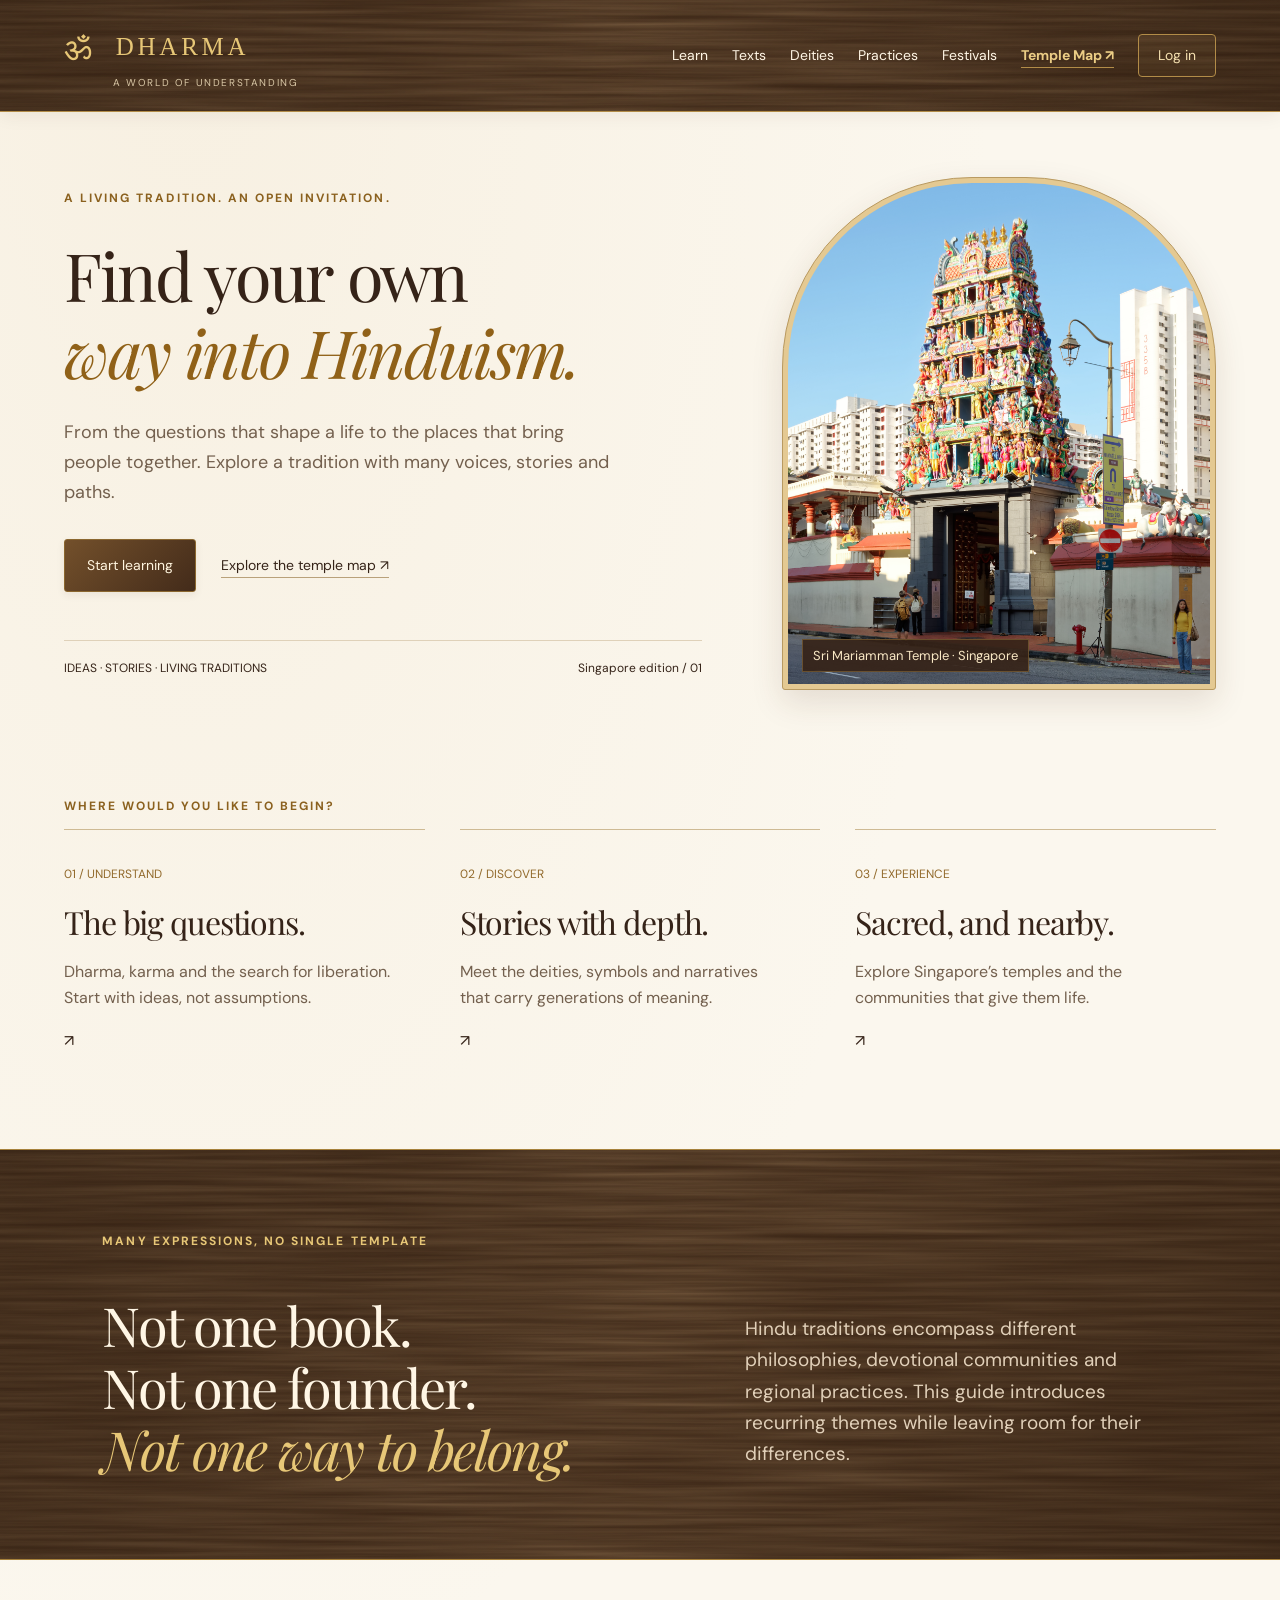
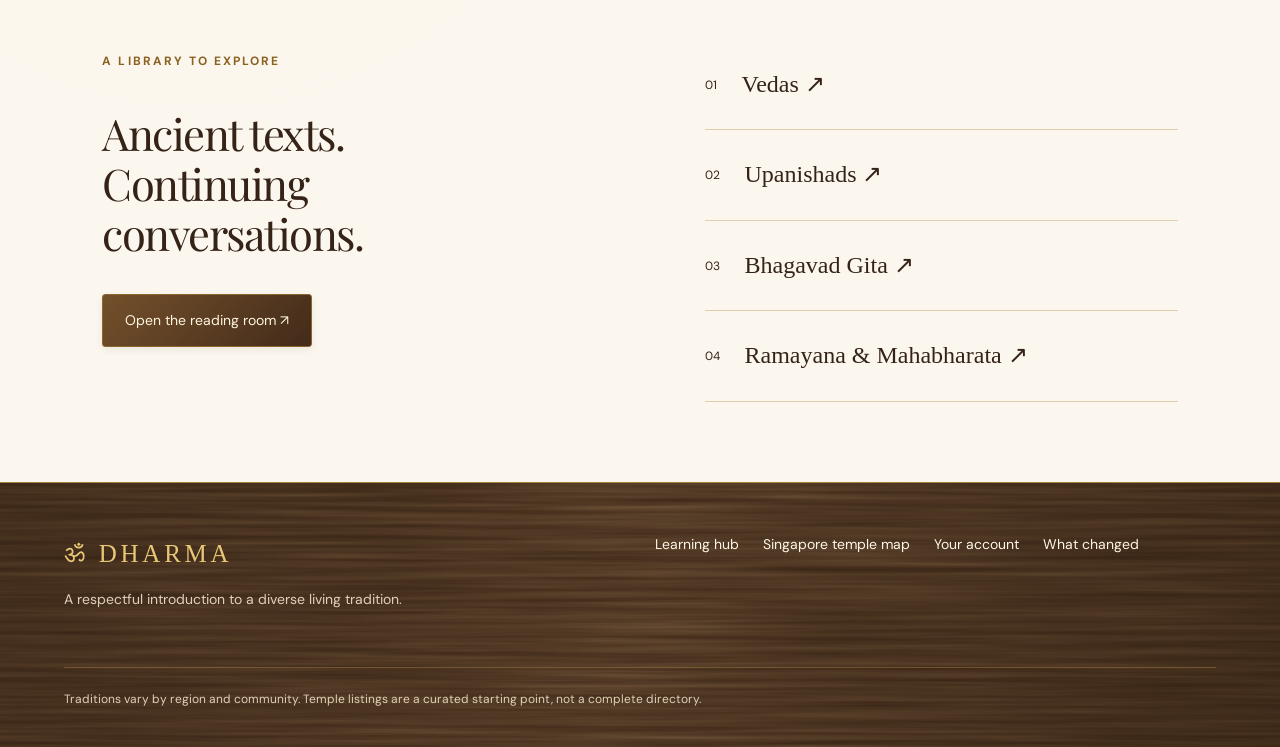
<file: index.html>
<!doctype html><html lang="en"><head><meta charset="utf-8"><meta name="viewport" content="width=device-width,initial-scale=1"><meta name="description" content="Explore Hindu philosophy, sacred texts, traditions and Singapore's temples."><title>Dharma — Explore Hinduism</title><link rel="stylesheet" href="assets/site.css"><link rel="stylesheet" href="assets/static.css"></head><body><div id="site-header"></div><main id="content"><section class="home-hero"><div><p class="kicker">A living tradition. An open invitation.</p><h1>Find your own<br><em>way into Hinduism.</em></h1><p class="intro">From the questions that shape a life to the places that bring people together. Explore a tradition with many voices, stories and paths.</p><div class="actions"><a class="button" href="learn.html">Start learning</a><a class="quiet" href="temples.html">Explore the temple map ↗</a></div><div class="hero-foot"><span>IDEAS · STORIES · LIVING TRADITIONS</span><span>Singapore edition / 01</span></div></div><figure><img src="assets/temple.jpg" alt="Ornate gopuram of Sri Mariamman Temple, Singapore"><figcaption>Sri Mariamman Temple · Singapore</figcaption></figure></section><section class="home-paths"><p class="kicker">Where would you like to begin?</p><div class="three"><a href="learn.html"><span>01 / UNDERSTAND</span><h2>The big questions.</h2><p>Dharma, karma and the search for liberation. Start with ideas, not assumptions.</p>↗</a><a href="deities.html"><span>02 / DISCOVER</span><h2>Stories with depth.</h2><p>Meet the deities, symbols and narratives that carry generations of meaning.</p>↗</a><a href="temples.html"><span>03 / EXPERIENCE</span><h2>Sacred, and nearby.</h2><p>Explore Singapore’s temples and the communities that give them life.</p>↗</a></div></section><section class="statement"><p class="kicker">Many expressions, no single template</p><h2>Not one book.<br>Not one founder.<br><em>Not one way to belong.</em></h2><p>Hindu traditions encompass different philosophies, devotional communities and regional practices. This guide introduces recurring themes while leaving room for their differences.</p></section><section class="home-bottom"><div><p class="kicker">A library to explore</p><h2>Ancient texts.<br>Continuing conversations.</h2><a class="button" href="texts.html">Open the reading room ↗</a></div><div class="book-links"><a href="texts.html"><span>01</span>Vedas ↗</a><a href="texts.html"><span>02</span>Upanishads ↗</a><a href="texts.html"><span>03</span>Bhagavad Gita ↗</a><a href="texts.html"><span>04</span>Ramayana &amp; Mahabharata ↗</a></div></section></main><div id="site-footer"></div><script src="assets/app.js"></script></body></html>
</file>
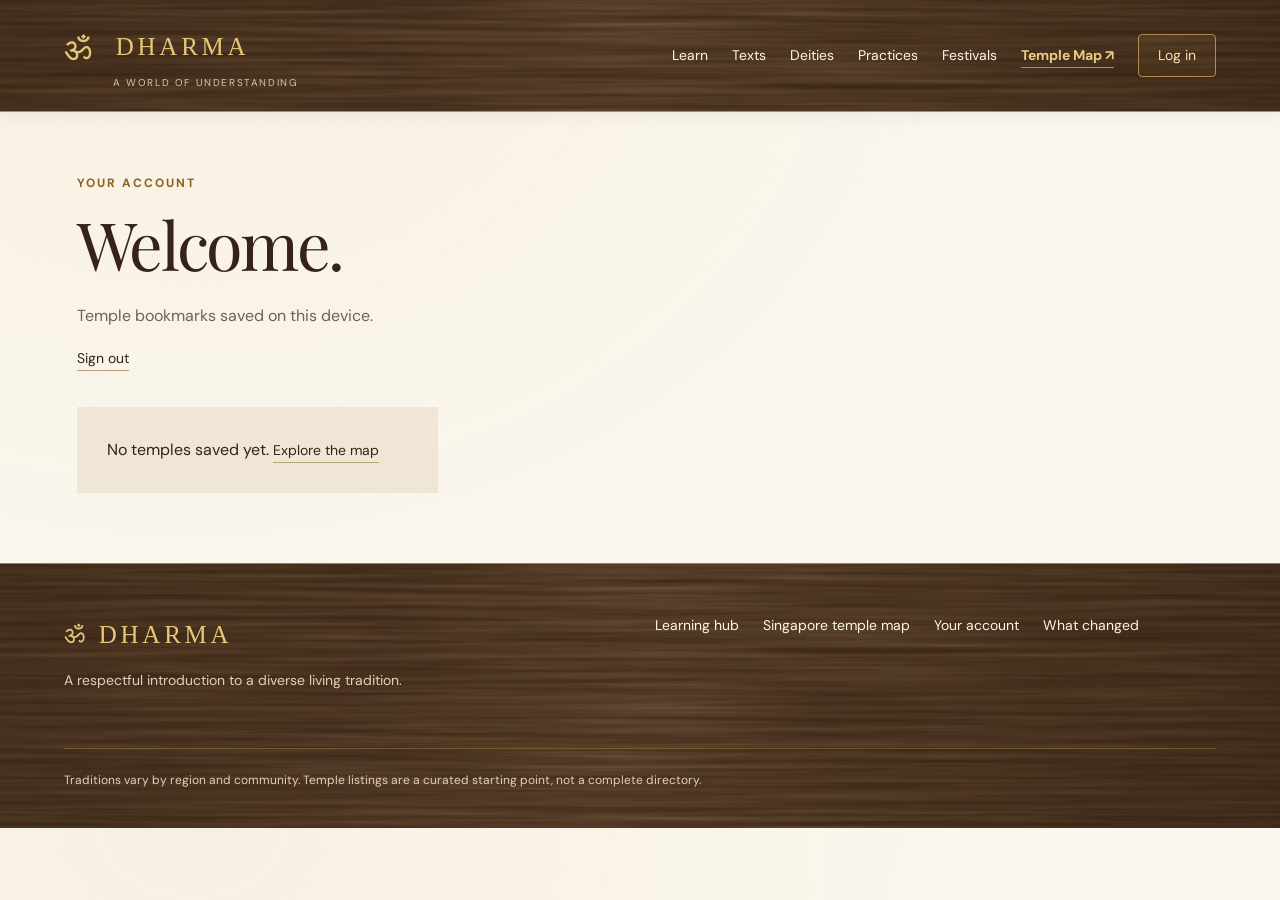
<file: account.html>
<!doctype html><html lang="en"><head><meta charset="utf-8"><meta name="viewport" content="width=device-width,initial-scale=1"><title>Your Account | Dharma</title><link rel="stylesheet" href="assets/site.css"><link rel="stylesheet" href="assets/static.css"></head><body><div id="site-header"></div><main id="content"><header class="page-title"><p class="kicker">Your account</p><h1 id="welcome">Welcome.</h1><p>Temple bookmarks saved on this device.</p><a class="quiet" href="login.html" id="signout">Sign out</a></header><section class="learn-grid" id="saved-temples"></section></main><div id="site-footer"></div><script src="assets/app.js"></script><script src="assets/temple-data.js"></script><script src="assets/account.js"></script></body></html>
</file>
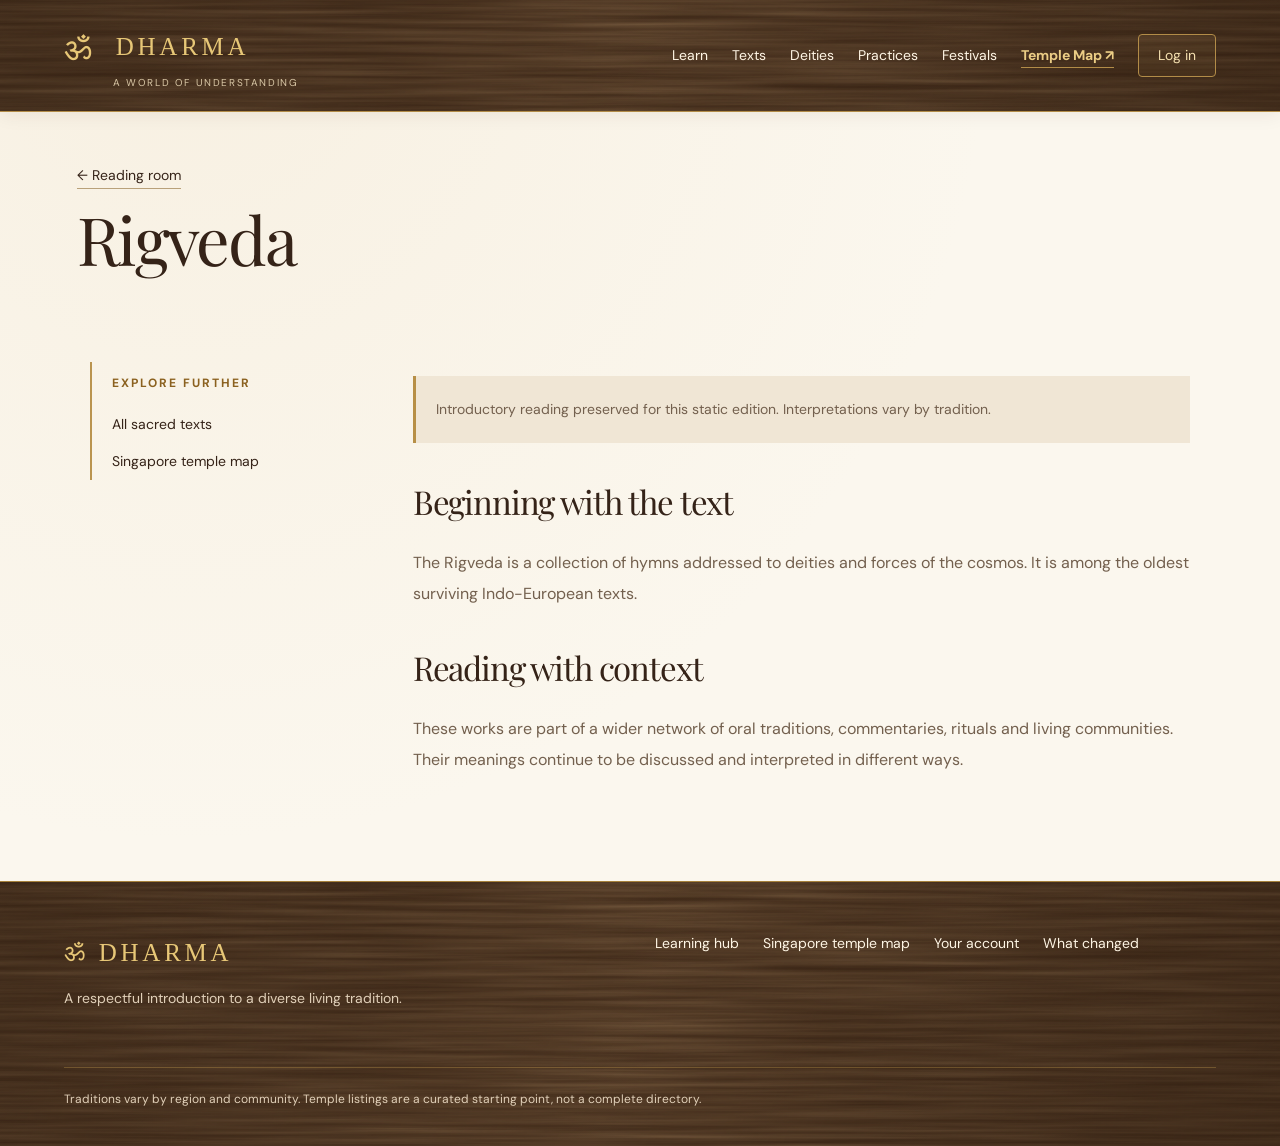
<file: article.html>
<!doctype html><html lang="en"><head><meta charset="utf-8"><meta name="viewport" content="width=device-width,initial-scale=1"><title>Reading | Dharma</title><link rel="stylesheet" href="assets/site.css"><link rel="stylesheet" href="assets/static.css"></head><body><div id="site-header"></div><main id="content"><header class="page-title"><a href="texts.html" class="quiet">← Reading room</a><h1 id="article-title">Reading</h1></header><div class="reading-layout"><aside><p class="kicker">Explore further</p><a href="texts.html">All sacred texts</a><a href="temples.html">Singapore temple map</a></aside><article id="article-body"></article></div></main><div id="site-footer"></div><script src="assets/app.js"></script><script src="assets/article.js"></script></body></html>
</file>
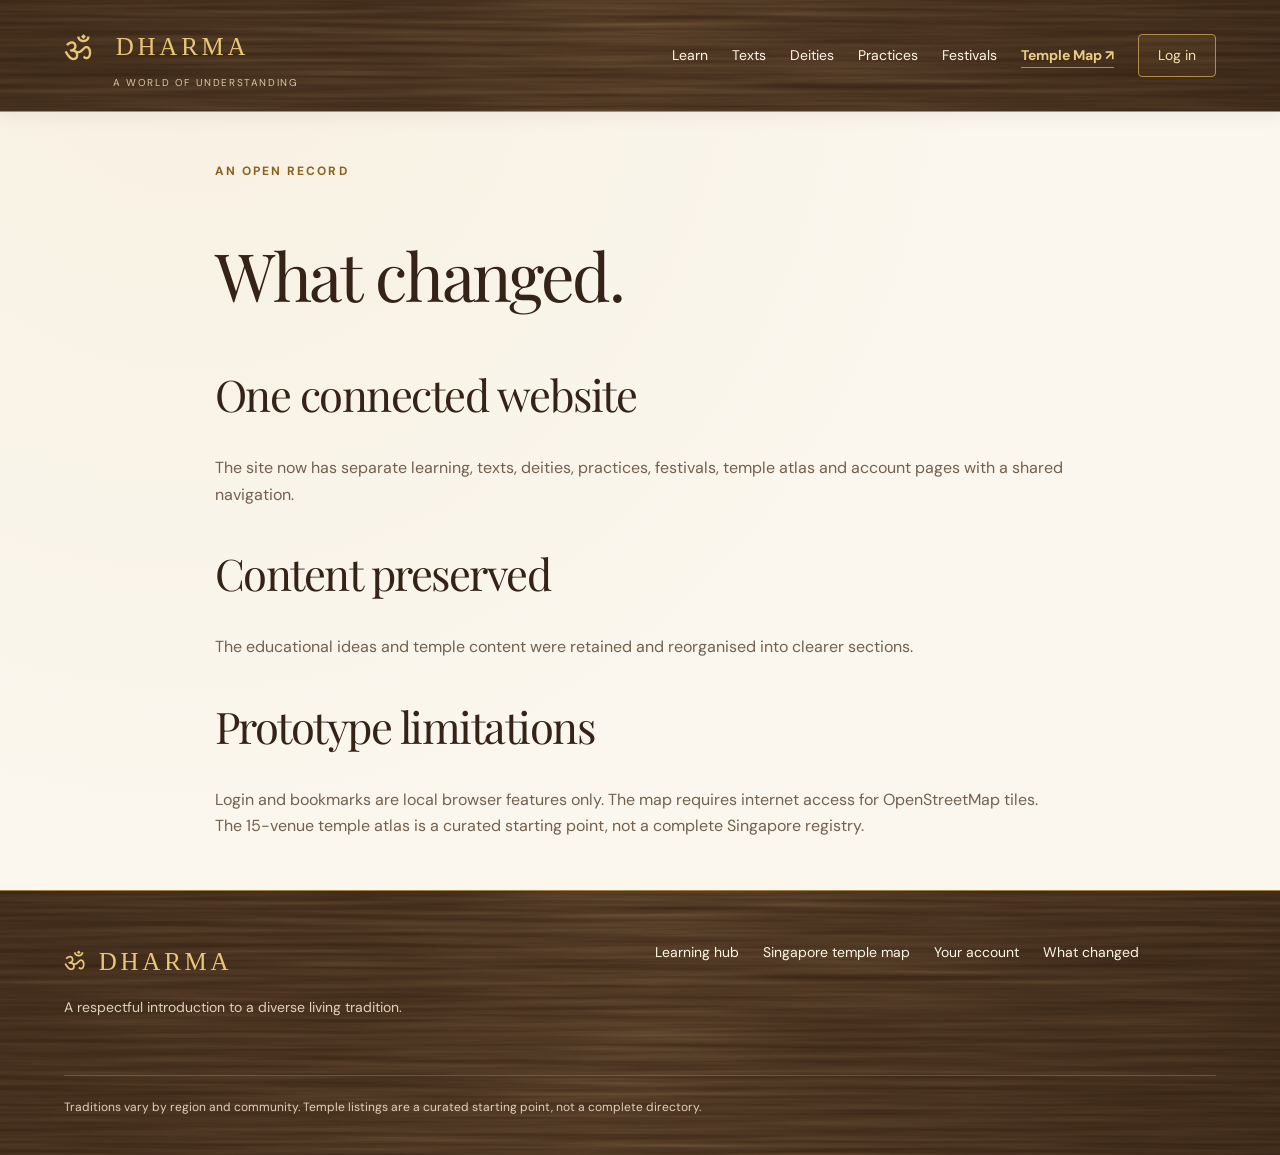
<file: changes.html>
<!doctype html><html lang="en"><head><meta charset="utf-8"><meta name="viewport" content="width=device-width,initial-scale=1"><title>What Changed | Dharma</title><link rel="stylesheet" href="assets/site.css"><link rel="stylesheet" href="assets/static.css"></head><body><div id="site-header"></div><main id="content"><article class="change-page"><p class="kicker">An open record</p><h1>What changed.</h1><h2>One connected website</h2><p>The site now has separate learning, texts, deities, practices, festivals, temple atlas and account pages with a shared navigation.</p><h2>Content preserved</h2><p>The educational ideas and temple content were retained and reorganised into clearer sections.</p><h2>Prototype limitations</h2><p>Login and bookmarks are local browser features only. The map requires internet access for OpenStreetMap tiles. The 15-venue temple atlas is a curated starting point, not a complete Singapore registry.</p></article></main><div id="site-footer"></div><script src="assets/app.js"></script></body></html>
</file>
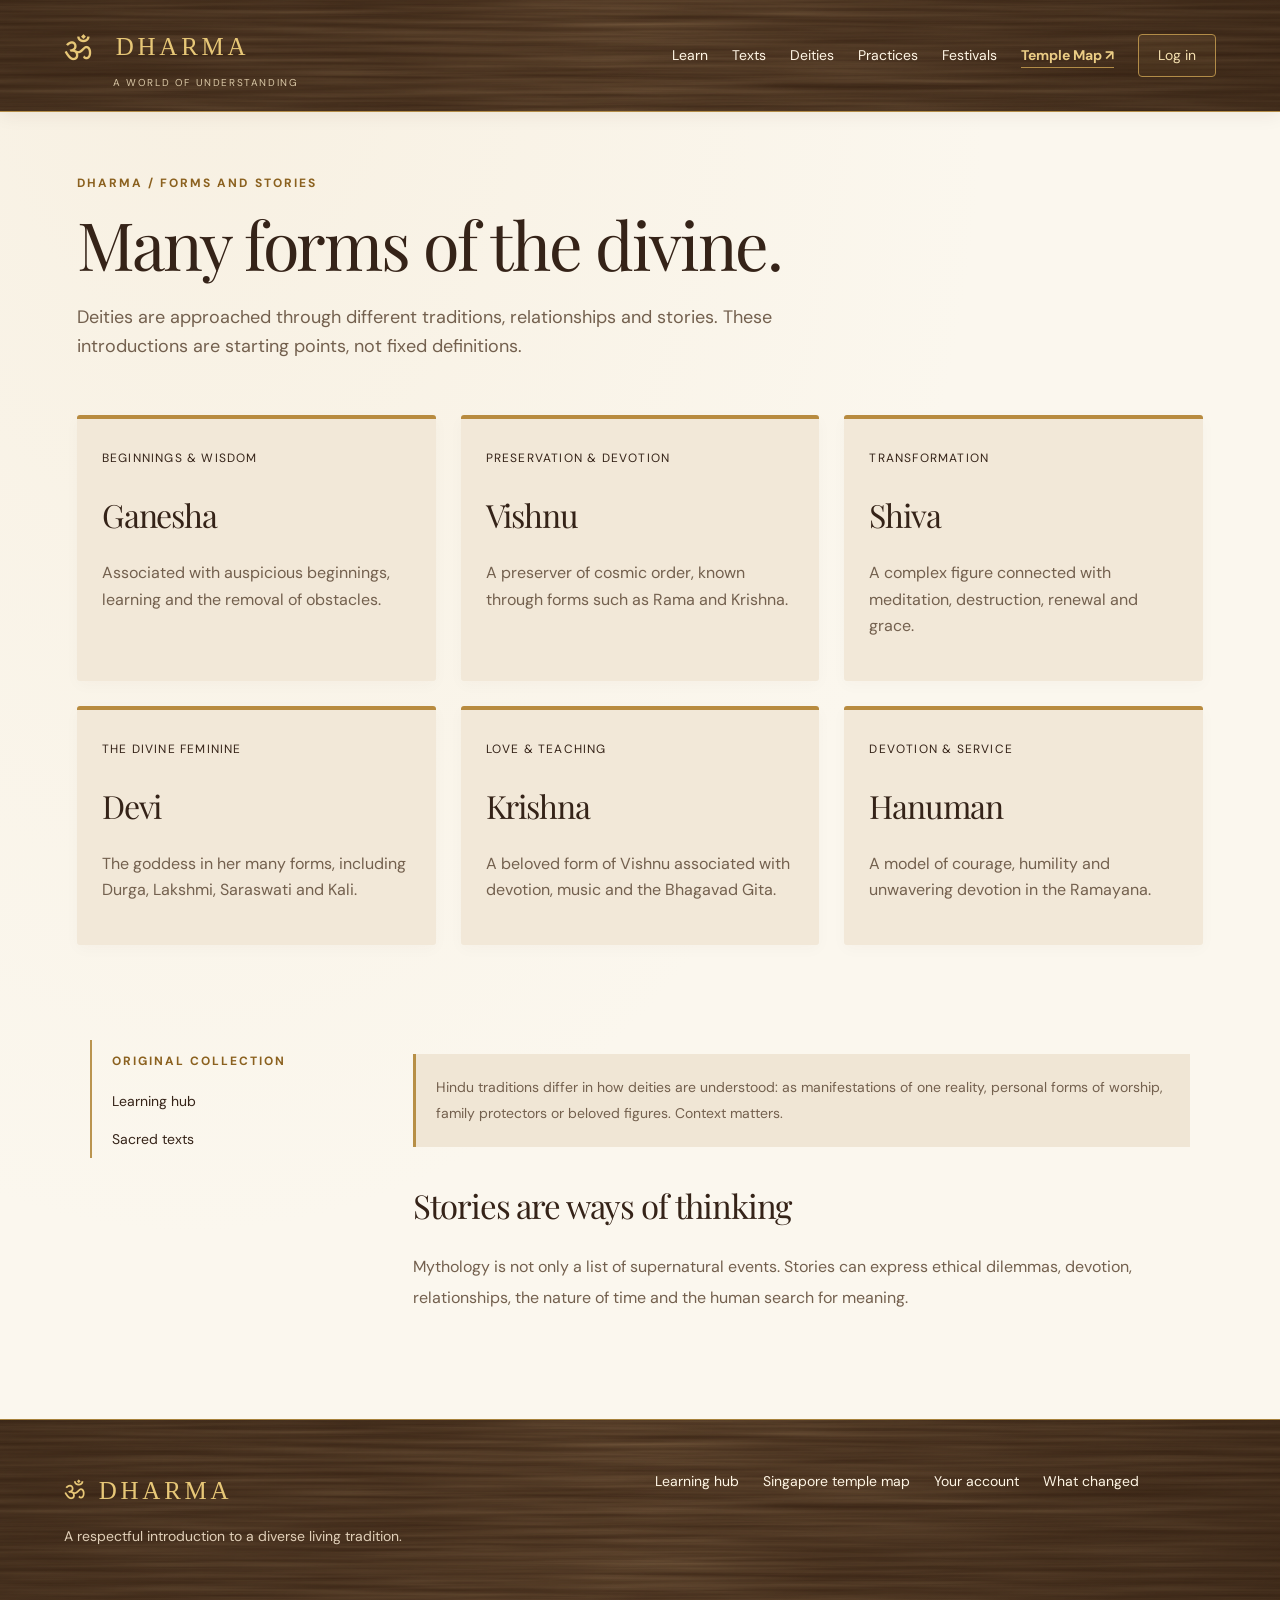
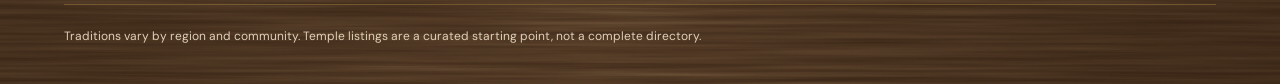
<file: deities.html>
<!doctype html><html lang="en"><head><meta charset="utf-8"><meta name="viewport" content="width=device-width,initial-scale=1"><title>Deities | Dharma</title><link rel="stylesheet" href="assets/site.css"><link rel="stylesheet" href="assets/static.css"></head><body><div id="site-header"></div><main id="content"><header class="page-title"><p class="kicker">Dharma / forms and stories</p><h1>Many forms of the divine.</h1><p>Deities are approached through different traditions, relationships and stories. These introductions are starting points, not fixed definitions.</p></header><div class="deity-grid"><article class="deity-card"><span>BEGINNINGS &amp; WISDOM</span><h2>Ganesha</h2><p>Associated with auspicious beginnings, learning and the removal of obstacles.</p></article><article class="deity-card"><span>PRESERVATION &amp; DEVOTION</span><h2>Vishnu</h2><p>A preserver of cosmic order, known through forms such as Rama and Krishna.</p></article><article class="deity-card"><span>TRANSFORMATION</span><h2>Shiva</h2><p>A complex figure connected with meditation, destruction, renewal and grace.</p></article><article class="deity-card"><span>THE DIVINE FEMININE</span><h2>Devi</h2><p>The goddess in her many forms, including Durga, Lakshmi, Saraswati and Kali.</p></article><article class="deity-card"><span>LOVE &amp; TEACHING</span><h2>Krishna</h2><p>A beloved form of Vishnu associated with devotion, music and the Bhagavad Gita.</p></article><article class="deity-card"><span>DEVOTION &amp; SERVICE</span><h2>Hanuman</h2><p>A model of courage, humility and unwavering devotion in the Ramayana.</p></article></div><div class="reading-layout"><aside><p class="kicker">Original collection</p><a href="learn.html">Learning hub</a><a href="texts.html">Sacred texts</a></aside><article><p class="note">Hindu traditions differ in how deities are understood: as manifestations of one reality, personal forms of worship, family protectors or beloved figures. Context matters.</p><h2>Stories are ways of thinking</h2><p>Mythology is not only a list of supernatural events. Stories can express ethical dilemmas, devotion, relationships, the nature of time and the human search for meaning.</p></article></div></main><div id="site-footer"></div><script src="assets/app.js"></script></body></html>
</file>
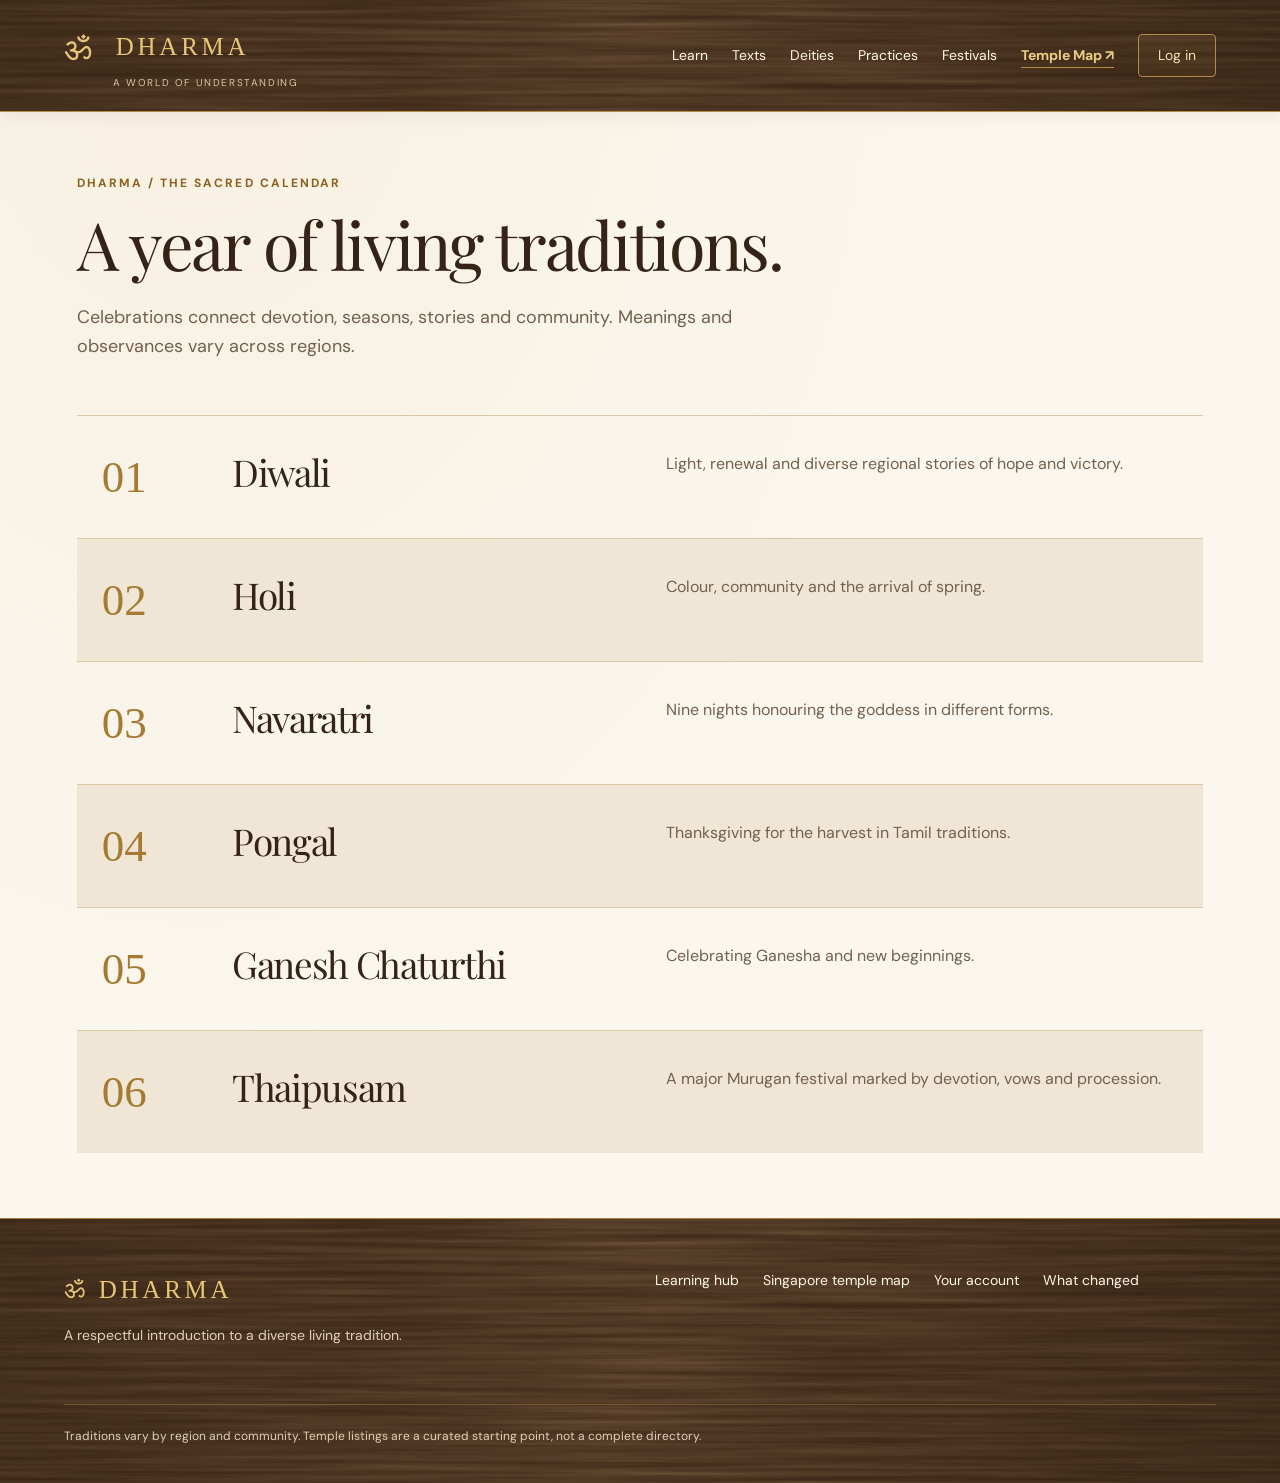
<file: festivals.html>
<!doctype html><html lang="en"><head><meta charset="utf-8"><meta name="viewport" content="width=device-width,initial-scale=1"><title>Festivals | Dharma</title><link rel="stylesheet" href="assets/site.css"><link rel="stylesheet" href="assets/static.css"></head><body><div id="site-header"></div><main id="content"><header class="page-title"><p class="kicker">Dharma / the sacred calendar</p><h1>A year of living traditions.</h1><p>Celebrations connect devotion, seasons, stories and community. Meanings and observances vary across regions.</p></header><div class="festival-list"><div class="festival"><span>01</span><h2>Diwali</h2><p>Light, renewal and diverse regional stories of hope and victory.</p></div><div class="festival"><span>02</span><h2>Holi</h2><p>Colour, community and the arrival of spring.</p></div><div class="festival"><span>03</span><h2>Navaratri</h2><p>Nine nights honouring the goddess in different forms.</p></div><div class="festival"><span>04</span><h2>Pongal</h2><p>Thanksgiving for the harvest in Tamil traditions.</p></div><div class="festival"><span>05</span><h2>Ganesh Chaturthi</h2><p>Celebrating Ganesha and new beginnings.</p></div><div class="festival"><span>06</span><h2>Thaipusam</h2><p>A major Murugan festival marked by devotion, vows and procession.</p></div></div></main><div id="site-footer"></div><script src="assets/app.js"></script></body></html>
</file>
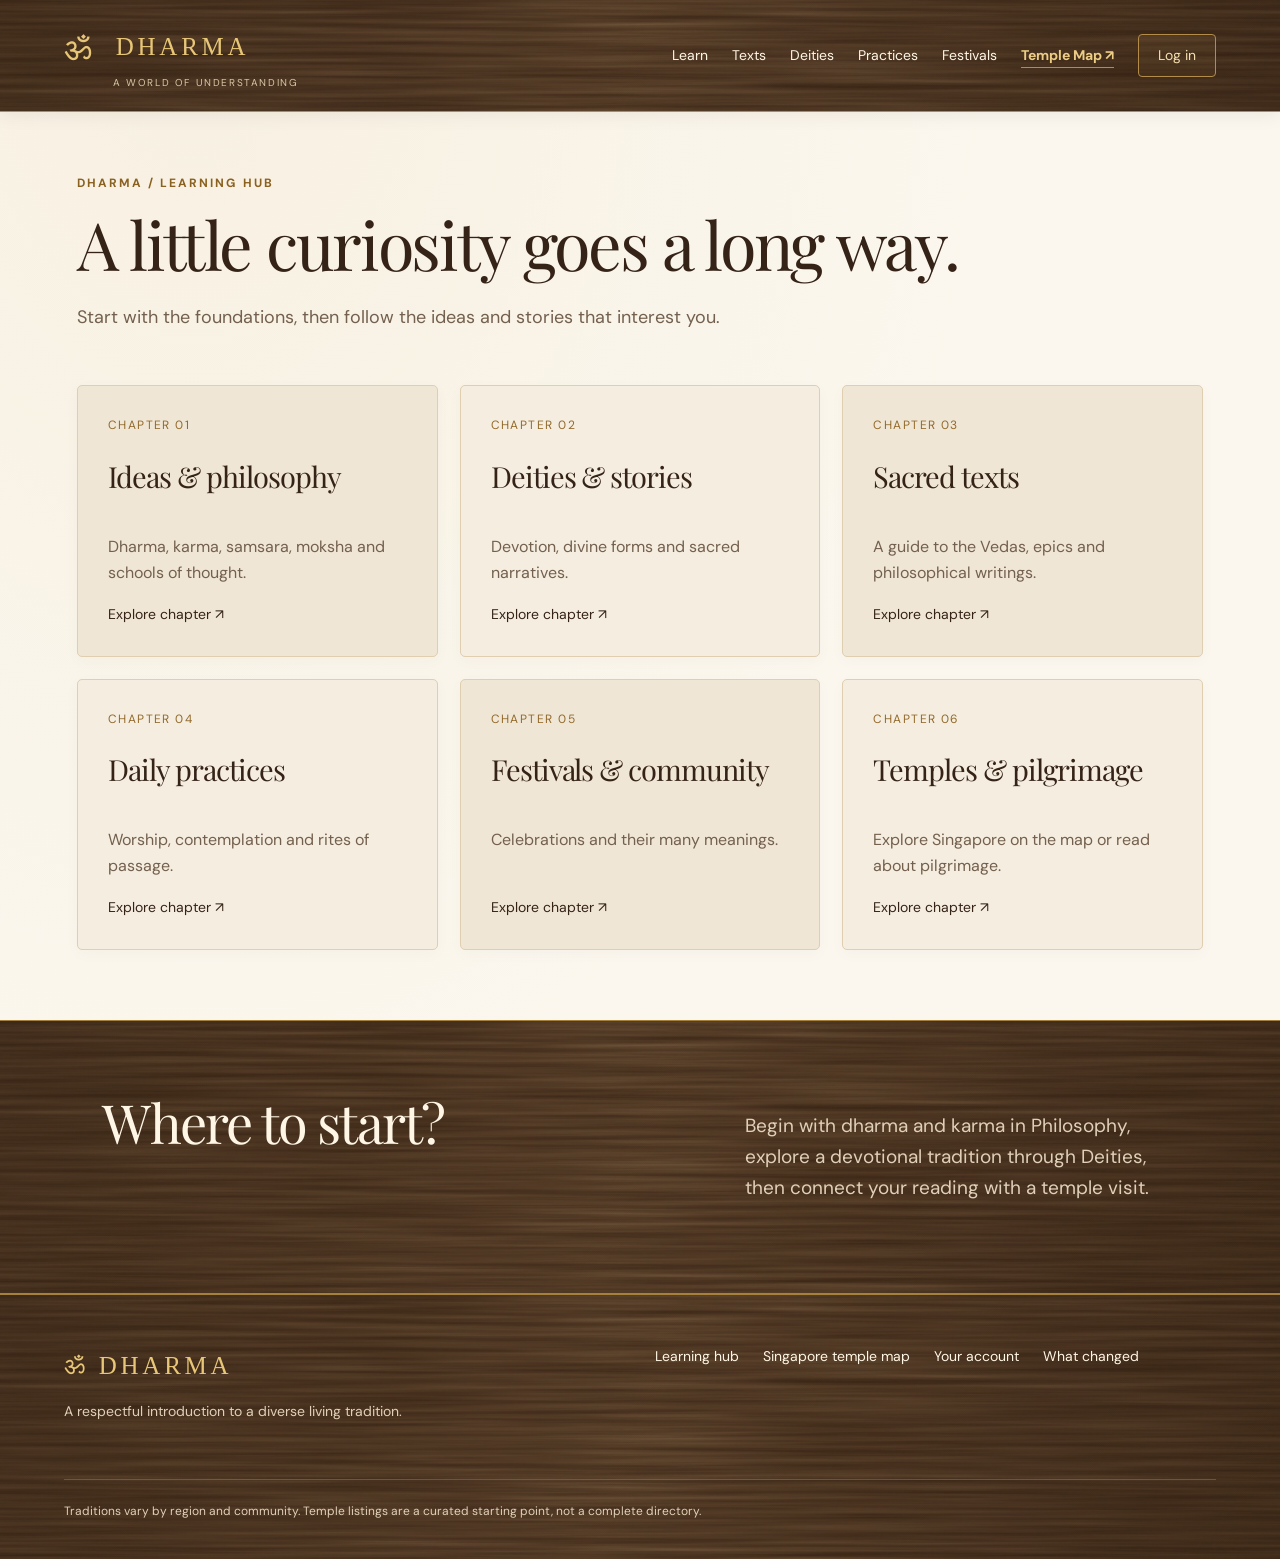
<file: learn.html>
<!doctype html><html lang="en"><head><meta charset="utf-8"><meta name="viewport" content="width=device-width,initial-scale=1"><title>Learn | Dharma</title><link rel="stylesheet" href="assets/site.css"><link rel="stylesheet" href="assets/static.css"></head><body><div id="site-header"></div><main id="content"><header class="page-title"><p class="kicker">Dharma / learning hub</p><h1>A little curiosity goes a long way.</h1><p>Start with the foundations, then follow the ideas and stories that interest you.</p></header><div class="learn-grid"><a class="learn-card" href="philosophy.html"><small>CHAPTER 01</small><h2>Ideas &amp; philosophy</h2><p>Dharma, karma, samsara, moksha and schools of thought.</p><span>Explore chapter ↗</span></a><a class="learn-card" href="deities.html"><small>CHAPTER 02</small><h2>Deities &amp; stories</h2><p>Devotion, divine forms and sacred narratives.</p><span>Explore chapter ↗</span></a><a class="learn-card" href="texts.html"><small>CHAPTER 03</small><h2>Sacred texts</h2><p>A guide to the Vedas, epics and philosophical writings.</p><span>Explore chapter ↗</span></a><a class="learn-card" href="practices.html"><small>CHAPTER 04</small><h2>Daily practices</h2><p>Worship, contemplation and rites of passage.</p><span>Explore chapter ↗</span></a><a class="learn-card" href="festivals.html"><small>CHAPTER 05</small><h2>Festivals &amp; community</h2><p>Celebrations and their many meanings.</p><span>Explore chapter ↗</span></a><a class="learn-card" href="temples.html"><small>CHAPTER 06</small><h2>Temples &amp; pilgrimage</h2><p>Explore Singapore on the map or read about pilgrimage.</p><span>Explore chapter ↗</span></a></div><section class="statement"><h2>Where to start?</h2><p>Begin with dharma and karma in Philosophy, explore a devotional tradition through Deities, then connect your reading with a temple visit.</p></section></main><div id="site-footer"></div><script src="assets/app.js"></script></body></html>
</file>
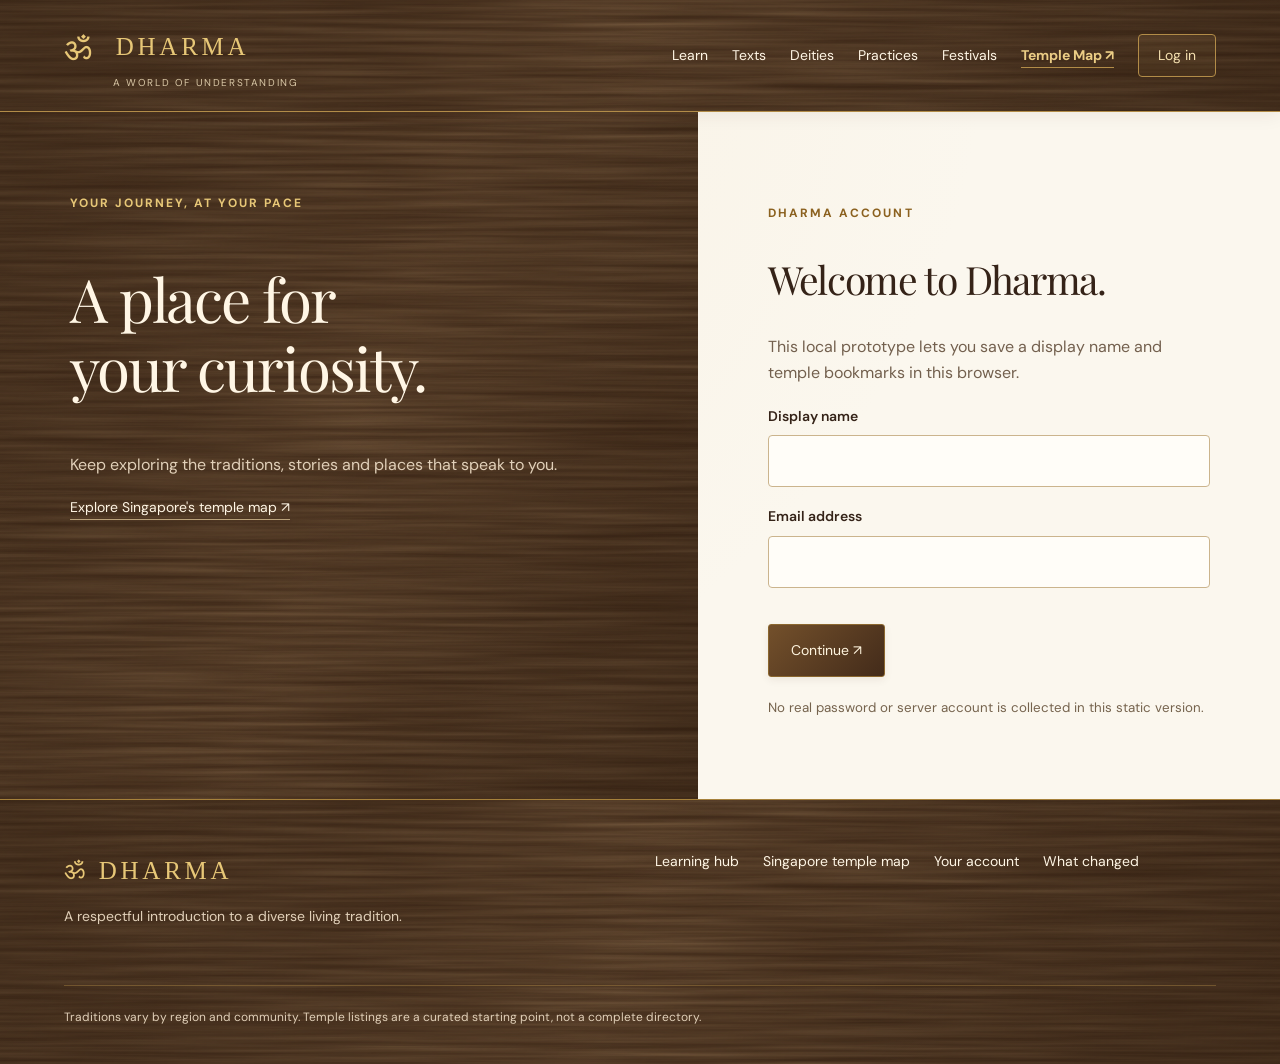
<file: login.html>
<!doctype html><html lang="en"><head><meta charset="utf-8"><meta name="viewport" content="width=device-width,initial-scale=1"><title>Login | Dharma</title><link rel="stylesheet" href="assets/site.css"><link rel="stylesheet" href="assets/static.css"></head><body><div id="site-header"></div><main id="content"><div class="login-surface"><section class="login-story"><p class="kicker">Your journey, at your pace</p><h1>A place for<br>your curiosity.</h1><p>Keep exploring the traditions, stories and places that speak to you.</p><a class="quiet" href="temples.html">Explore Singapore's temple map ↗</a></section><section class="login-form"><p class="kicker">Dharma account</p><h2>Welcome to Dharma.</h2><p>This local prototype lets you save a display name and temple bookmarks in this browser.</p><form id="login-form"><label for="login-name">Display name</label><input id="login-name" required><label for="login-email">Email address</label><input id="login-email" type="email" required><button class="button" type="submit">Continue ↗</button></form><small>No real password or server account is collected in this static version.</small></section></div></main><div id="site-footer"></div><script src="assets/app.js"></script><script>document.querySelector('#login-form').addEventListener('submit',e=>{e.preventDefault();localStorage.setItem('dharmaUser',JSON.stringify({name:document.querySelector('#login-name').value,email:document.querySelector('#login-email').value}));location.href='account.html'});</script></body></html>
</file>
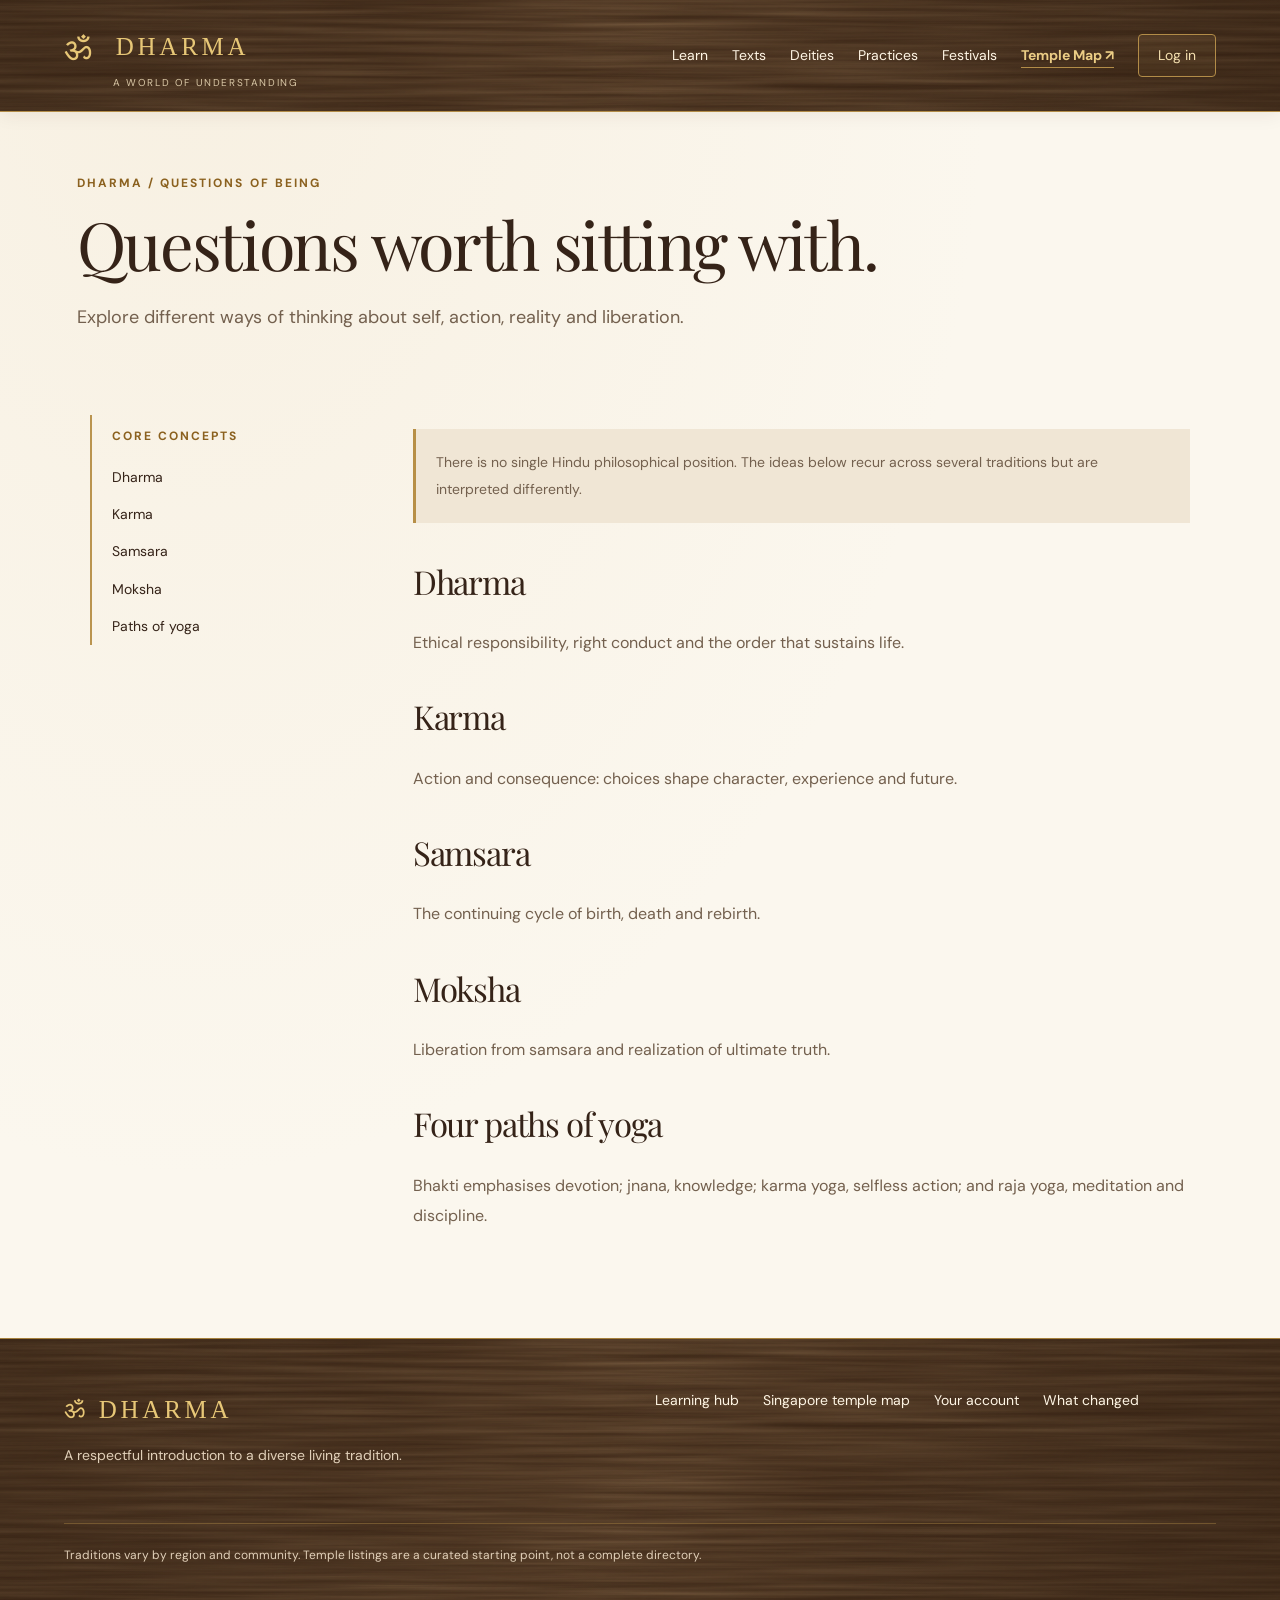
<file: philosophy.html>
<!doctype html><html lang="en"><head><meta charset="utf-8"><meta name="viewport" content="width=device-width,initial-scale=1"><title>Philosophy | Dharma</title><link rel="stylesheet" href="assets/site.css"><link rel="stylesheet" href="assets/static.css"></head><body><div id="site-header"></div><main id="content"><header class="page-title"><p class="kicker">Dharma / questions of being</p><h1>Questions worth sitting with.</h1><p>Explore different ways of thinking about self, action, reality and liberation.</p></header><div class="reading-layout"><aside><p class="kicker">Core concepts</p><a href="#dharma">Dharma</a><a href="#karma">Karma</a><a href="#samsara">Samsara</a><a href="#moksha">Moksha</a><a href="#paths">Paths of yoga</a></aside><article><p class="note">There is no single Hindu philosophical position. The ideas below recur across several traditions but are interpreted differently.</p><h2 id="dharma">Dharma</h2><p>Ethical responsibility, right conduct and the order that sustains life.</p><h2 id="karma">Karma</h2><p>Action and consequence: choices shape character, experience and future.</p><h2 id="samsara">Samsara</h2><p>The continuing cycle of birth, death and rebirth.</p><h2 id="moksha">Moksha</h2><p>Liberation from samsara and realization of ultimate truth.</p><h2 id="paths">Four paths of yoga</h2><p>Bhakti emphasises devotion; jnana, knowledge; karma yoga, selfless action; and raja yoga, meditation and discipline.</p></article></div></main><div id="site-footer"></div><script src="assets/app.js"></script></body></html>
</file>
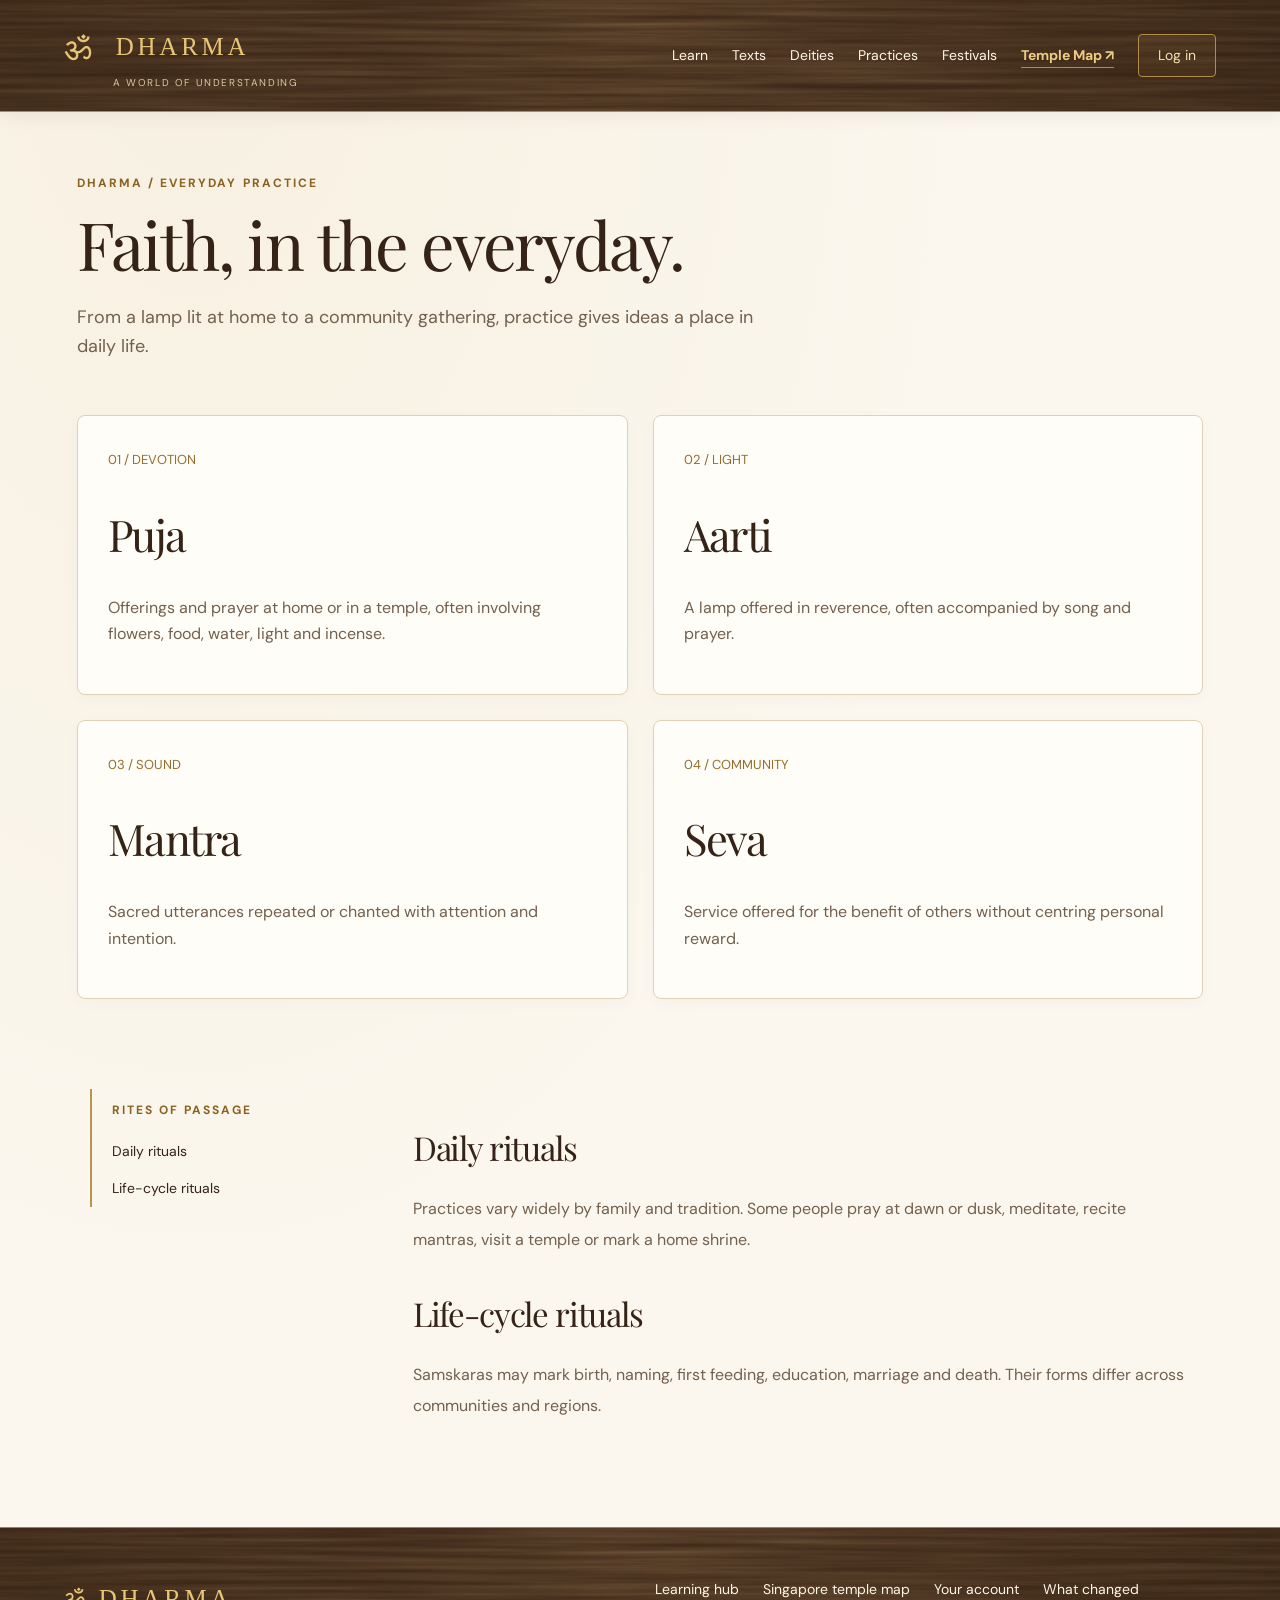
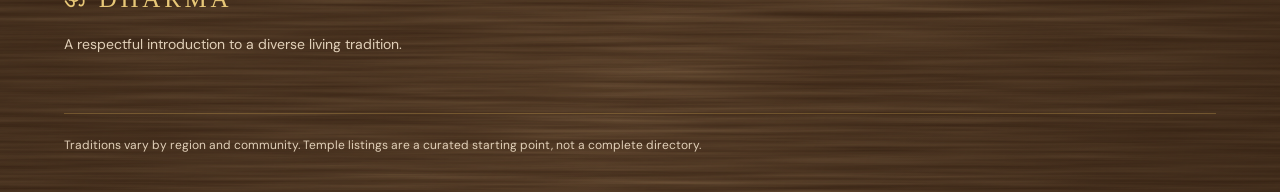
<file: practices.html>
<!doctype html><html lang="en"><head><meta charset="utf-8"><meta name="viewport" content="width=device-width,initial-scale=1"><title>Practices | Dharma</title><link rel="stylesheet" href="assets/site.css"><link rel="stylesheet" href="assets/static.css"></head><body><div id="site-header"></div><main id="content"><header class="page-title"><p class="kicker">Dharma / everyday practice</p><h1>Faith, in the everyday.</h1><p>From a lamp lit at home to a community gathering, practice gives ideas a place in daily life.</p></header><div class="practice-grid"><article class="practice"><span>01 / DEVOTION</span><h2>Puja</h2><p>Offerings and prayer at home or in a temple, often involving flowers, food, water, light and incense.</p></article><article class="practice"><span>02 / LIGHT</span><h2>Aarti</h2><p>A lamp offered in reverence, often accompanied by song and prayer.</p></article><article class="practice"><span>03 / SOUND</span><h2>Mantra</h2><p>Sacred utterances repeated or chanted with attention and intention.</p></article><article class="practice"><span>04 / COMMUNITY</span><h2>Seva</h2><p>Service offered for the benefit of others without centring personal reward.</p></article></div><div class="reading-layout"><aside><p class="kicker">Rites of passage</p><a href="#daily">Daily rituals</a><a href="#life">Life-cycle rituals</a></aside><article><h2 id="daily">Daily rituals</h2><p>Practices vary widely by family and tradition. Some people pray at dawn or dusk, meditate, recite mantras, visit a temple or mark a home shrine.</p><h2 id="life">Life-cycle rituals</h2><p>Samskaras may mark birth, naming, first feeding, education, marriage and death. Their forms differ across communities and regions.</p></article></div></main><div id="site-footer"></div><script src="assets/app.js"></script></body></html>
</file>
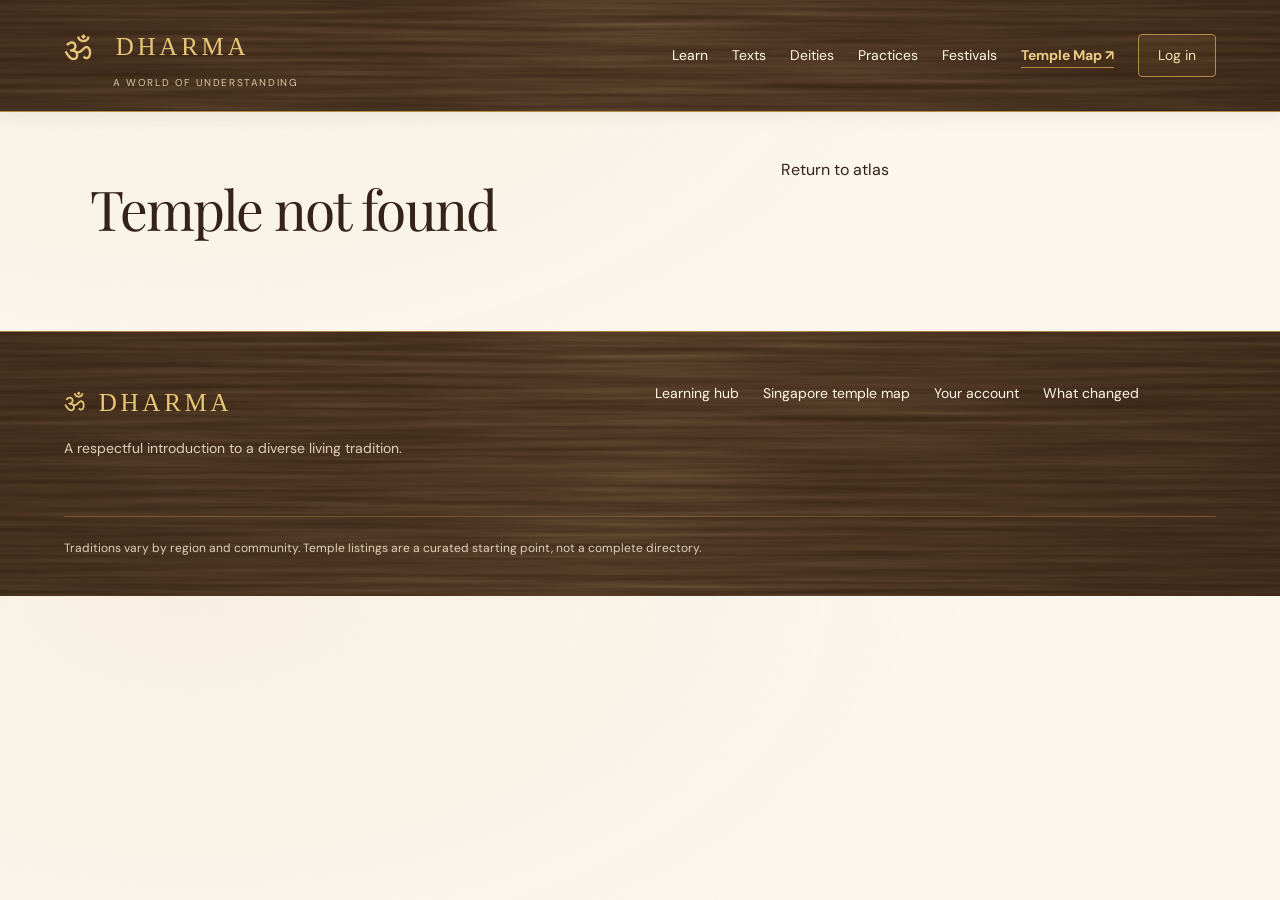
<file: temple.html>
<!doctype html><html lang="en"><head><meta charset="utf-8"><meta name="viewport" content="width=device-width,initial-scale=1"><title>Temple Profile | Dharma</title><link rel="stylesheet" href="assets/site.css"><link rel="stylesheet" href="assets/static.css"></head><body><div id="site-header"></div><main id="content"><div id="temple-profile" class="temple-detail"></div></main><div id="site-footer"></div><script src="assets/temple-data.js"></script><script src="assets/app.js"></script><script src="assets/temple.js"></script></body></html>
</file>
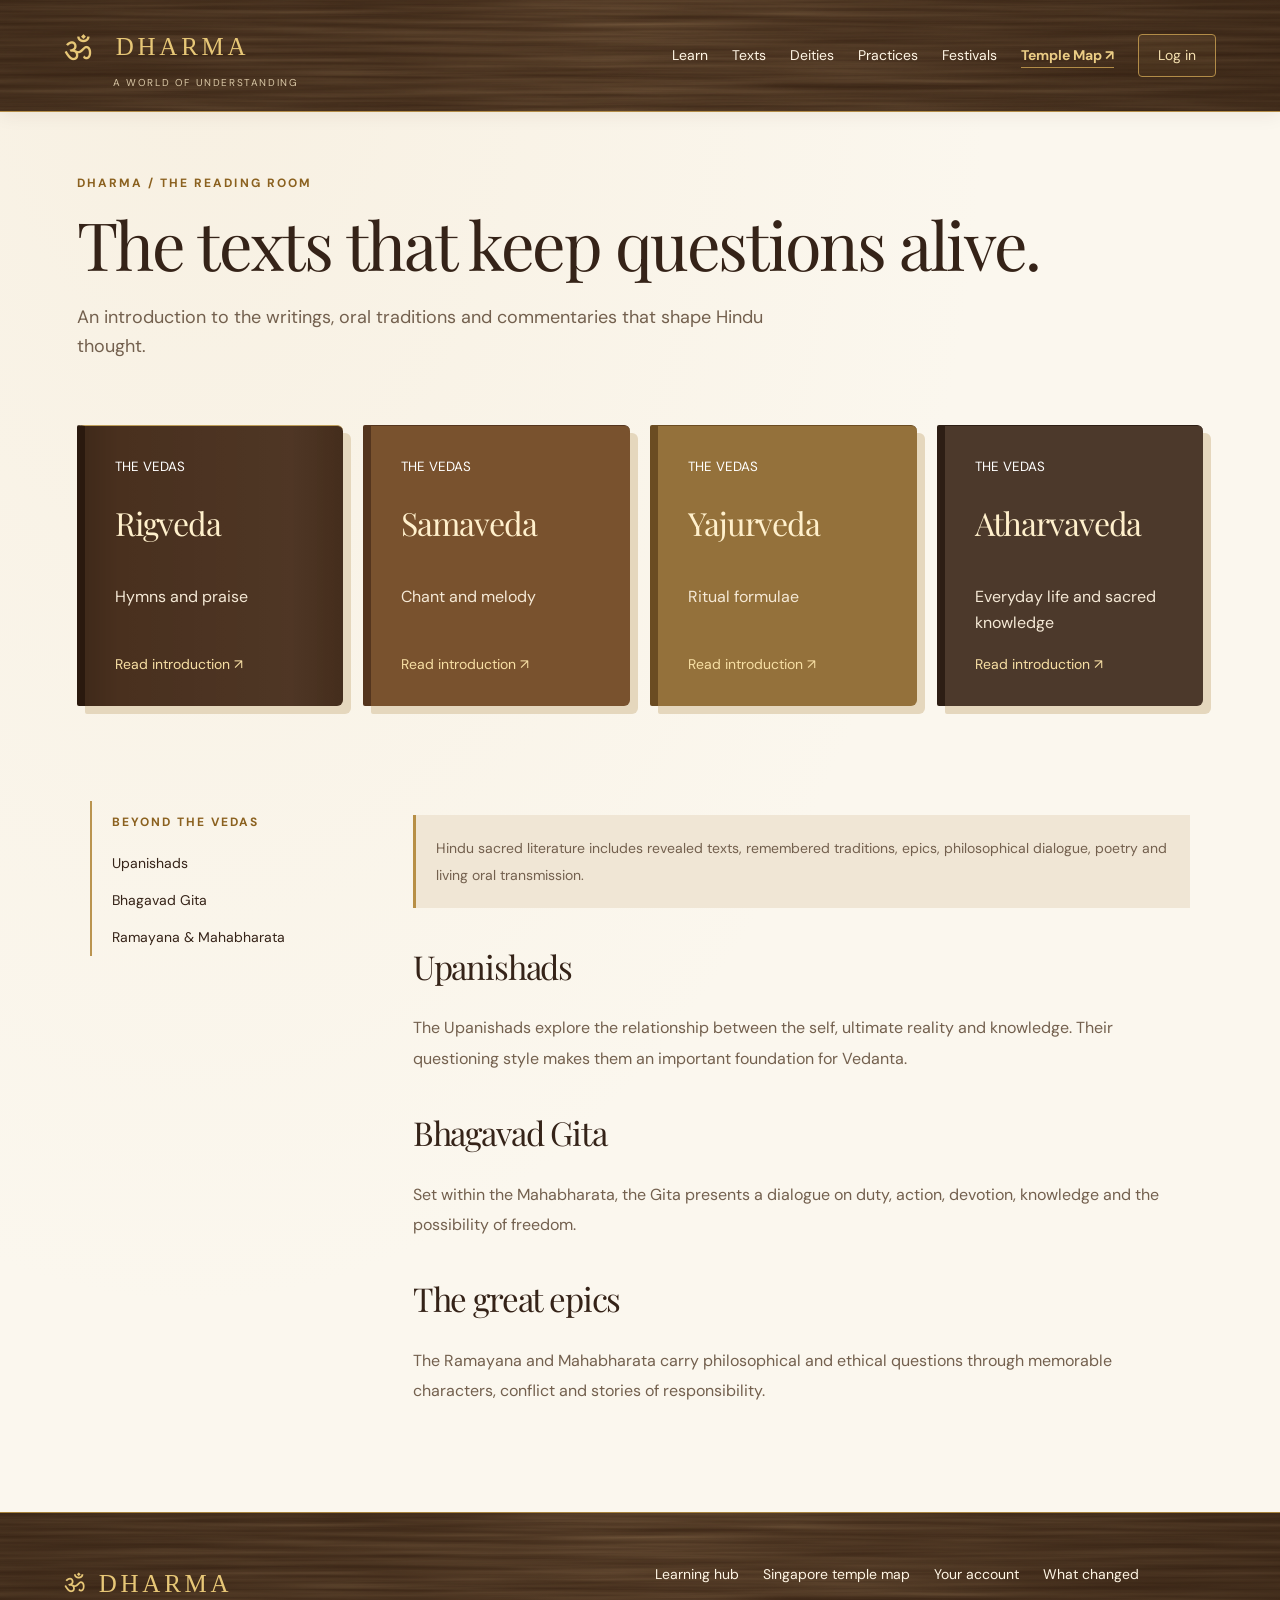
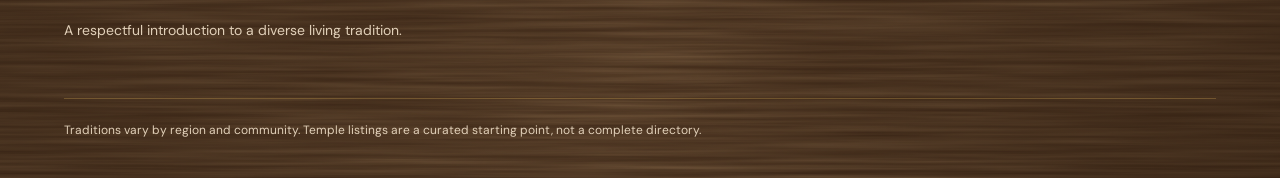
<file: texts.html>
<!doctype html><html lang="en"><head><meta charset="utf-8"><meta name="viewport" content="width=device-width,initial-scale=1"><title>Sacred Texts | Dharma</title><link rel="stylesheet" href="assets/site.css"><link rel="stylesheet" href="assets/static.css"></head><body><div id="site-header"></div><main id="content"><header class="page-title"><p class="kicker">Dharma / the reading room</p><h1>The texts that keep questions alive.</h1><p>An introduction to the writings, oral traditions and commentaries that shape Hindu thought.</p></header><div class="text-shelf"><a class="text-book" href="article.html?topic=rigveda"><small>THE VEDAS</small><h2>Rigveda</h2><p>Hymns and praise</p><span>Read introduction ↗</span></a><a class="text-book" href="article.html?topic=samaveda"><small>THE VEDAS</small><h2>Samaveda</h2><p>Chant and melody</p><span>Read introduction ↗</span></a><a class="text-book" href="article.html?topic=yajurveda"><small>THE VEDAS</small><h2>Yajurveda</h2><p>Ritual formulae</p><span>Read introduction ↗</span></a><a class="text-book" href="article.html?topic=atharvaveda"><small>THE VEDAS</small><h2>Atharvaveda</h2><p>Everyday life and sacred knowledge</p><span>Read introduction ↗</span></a></div><div class="reading-layout"><aside><p class="kicker">Beyond the Vedas</p><a href="#upanishads">Upanishads</a><a href="#gita">Bhagavad Gita</a><a href="#epics">Ramayana &amp; Mahabharata</a></aside><article><p class="note">Hindu sacred literature includes revealed texts, remembered traditions, epics, philosophical dialogue, poetry and living oral transmission.</p><h2 id="upanishads">Upanishads</h2><p>The Upanishads explore the relationship between the self, ultimate reality and knowledge. Their questioning style makes them an important foundation for Vedanta.</p><h2 id="gita">Bhagavad Gita</h2><p>Set within the Mahabharata, the Gita presents a dialogue on duty, action, devotion, knowledge and the possibility of freedom.</p><h2 id="epics">The great epics</h2><p>The Ramayana and Mahabharata carry philosophical and ethical questions through memorable characters, conflict and stories of responsibility.</p></article></div></main><div id="site-footer"></div><script src="assets/app.js"></script></body></html>
</file>
<file: assets/site.css>
@import url('https://fonts.googleapis.com/css2?family=DM+Sans:wght@400;500;600;700&family=Playfair+Display:ital,wght@0,400;0,500;0,600;1,400;1,500&display=swap');
:root,.dark{--background:#fbf7ee;--foreground:#352318;--primary:#49301e;--primary-foreground:#fff;--card:#fff;--card-foreground:#352318;--muted:#efe5d4;--muted-foreground:#73604e;--border:#dfd1b9;--ring:#956718;--accent:#ebcd85;--accent-foreground:#352318;--secondary:#f3ebdd;--secondary-foreground:#352318}*{box-sizing:border-box}body{margin:0;background:#fbf7ee;color:#352318;font-family:'DM Sans',sans-serif;font-size:16px;line-height:1.65}a{color:inherit;text-decoration:none}button,input,select{font:inherit}a:focus-visible,button:focus-visible,input:focus-visible{outline:3px solid #b58836;outline-offset:4px}h1,h2,h3{font-family:'Playfair Display',Georgia,serif;font-weight:400;line-height:1.15;letter-spacing:-.035em}h1{font-size:clamp(42px,5.2vw,78px)}h2{font-size:clamp(30px,3.4vw,49px)}h3{font-size:26px}em{font-weight:400;color:#906118}p{color:#73604e}img{display:block;max-width:100%}.skip{position:absolute;top:-100px}.skip:focus{top:5px;background:white;z-index:100}.site-header{display:flex;align-items:center;justify-content:space-between;padding:22px 5%;gap:25px;border-bottom:1px solid #dccbad;background:#fbf7ee;position:relative;z-index:30}.logo{font-family:Georgia,serif;letter-spacing:.15em;font-size:25px;white-space:nowrap}.logo>span{color:#d9b568;font-size:33px;vertical-align:middle;margin-right:10px}.logo small{display:block;font:10px 'DM Sans',sans-serif;letter-spacing:.16em;margin-left:49px}.site-header nav{display:flex;align-items:center;gap:24px;font-size:14px}.site-header nav a:hover{color:#956718}.map-nav{font-weight:700;border-bottom:1px solid #49301e}.login-nav{border:1px solid #bda375;padding:9px 19px;border-radius:4px}.kicker{font-size:12px;text-transform:uppercase;letter-spacing:.17em;font-weight:700;color:#8b611f}.home-hero{display:grid;grid-template-columns:1.25fr .85fr;gap:7%;padding:65px 5% 60px}.home-hero h1{margin:28px 0}.intro{max-width:560px;font-size:18px}.actions{display:flex;align-items:center;gap:25px;margin:32px 0;flex-wrap:wrap}.button{display:inline-flex;gap:15px;align-items:center;padding:14px 22px;background:#49301e;color:white;font-size:14px;border:0;border-radius:3px;cursor:pointer}.quiet{font-size:14px;display:inline-flex;align-items:center;gap:8px;border-bottom:1px solid #b9a17a}.home-hero figure{position:relative;margin:0;min-height:490px}.home-hero figure img{height:100%;width:100%;object-fit:cover;object-position:top;border-radius:190px 190px 3px 3px;max-height:610px}.home-hero figcaption{position:absolute;bottom:18px;left:20px;color:white;background:#49301ecc;padding:5px 10px;font-size:13px}.hero-foot{border-top:1px solid #dfd1b9;margin-top:48px;padding-top:18px;display:flex;justify-content:space-between;font-size:12px;gap:15px}.home-paths{padding:35px 5% 65px}.three{display:grid;grid-template-columns:repeat(3,1fr);gap:35px}.three>a{border-top:1px solid #ceba94;padding:30px 0}.three span{font-size:12px;color:#926a2c}.three h2{font-size:32px;margin:18px 0}.three p{max-width:330px}.statement{background:#49301e;color:white;padding:70px 8%;display:grid;grid-template-columns:1.3fr 1fr;gap:30px 80px}.statement .kicker{grid-column:1/-1;color:#e7c777}.statement h2{font-size:54px;margin:0}.statement em{color:#e7c777}.statement>p:last-child{color:#e0d0b8;align-self:end;max-width:470px;font-size:19px}.home-bottom{padding:80px 8%;display:grid;grid-template-columns:1fr 1fr;gap:12%}.book-links a{display:flex;gap:25px;align-items:center;padding:25px 0;border-bottom:1px solid #dfceb0;font-family:Georgia,serif;font-size:24px}.book-links span{font:12px 'DM Sans'}.book-links svg{margin-left:auto}footer{padding:50px 5% 25px;background:#eee2ce;display:grid;grid-template-columns:1fr 1fr;gap:30px}footer>div:nth-child(2){display:flex;gap:24px;align-items:start;flex-wrap:wrap;font-size:14px}footer p{font-size:14px}.footer-small{grid-column:1/-1;border-top:1px solid #c8b28d;padding-top:22px;font-size:12px}.page-title{padding:50px 6% 35px}.page-title h1{margin:12px 0 20px}.page-title>p:last-child{max-width:700px;font-size:18px}.learn-grid{padding:0 6% 70px;display:grid;grid-template-columns:repeat(3,1fr);gap:22px}.learn-card{padding:30px;background:#f0e6d5;border:1px solid #dfceb0;min-height:230px;display:flex;flex-direction:column}.learn-card:nth-child(2n){background:#f5eddf}.learn-card h2{font-size:29px}.learn-card small{font-size:12px;letter-spacing:.12em;color:#926a2c}.learn-card>span{margin-top:auto;font-size:14px}.reading-layout{display:grid;grid-template-columns:235px minmax(0,780px);gap:8%;padding:30px 7% 90px}.reading-layout aside{align-self:start;position:sticky;top:30px;border-left:2px solid #ba944f;padding-left:20px}.reading-layout aside a{display:block;font-size:14px;padding:7px 0}.reading-layout article h2{font-size:33px;margin-top:40px}.reading-layout article p{line-height:1.9}.note{padding:20px;background:#f0e6d5;border-left:3px solid #b78f46;font-size:14px}.text-shelf{padding:10px 6% 65px;display:grid;grid-template-columns:repeat(4,1fr);gap:20px}.text-book{background:#49301e;color:white;min-height:280px;padding:30px;border-left:8px solid #2a190e;display:flex;flex-direction:column;box-shadow:8px 8px 0 #e5d7bd}.text-book:nth-child(2){background:#79522e;border-color:#54351e}.text-book:nth-child(3){background:#94713b;border-color:#6b4c22}.text-book:nth-child(4){background:#4c392b;border-color:#2d1e14}.text-book h2{font-size:32px}.text-book p{color:#eee}.text-book span{margin-top:auto;font-size:14px}.deity-grid{padding:0 6% 65px;display:grid;grid-template-columns:repeat(3,1fr);gap:25px}.deity-card{border-top:4px solid #b88b3f;padding:25px;background:#f2e8d8}.deity-card h2{font-size:32px}.deity-card span{font-size:12px;text-transform:uppercase;letter-spacing:.1em}.festival-list{padding:0 6% 65px}.festival{display:grid;grid-template-columns:90px 1fr 1.3fr;gap:40px;padding:35px 25px;border-top:1px solid #dac8a6;align-items:start}.festival:nth-child(even){background:#f0e6d5}.festival>span{font:45px Georgia;color:#a57b34}.festival h2{font-size:37px;margin:0}.festival p{margin:0}.practice-grid{padding:0 6% 60px;display:grid;grid-template-columns:1fr 1fr;gap:25px}.practice{padding:30px;border:1px solid #e1d1b4;border-radius:16px;background:white}.practice span{font-size:13px;color:#956d2d}.atlas-head{padding:28px 4%;display:flex;align-items:center;justify-content:space-between;gap:25px}.atlas-head h1{font-size:45px;margin:0}.atlas-head p{margin:8px 0}.atlas{display:grid;grid-template-columns:380px 1fr;height:690px;border-block:1px solid #d4bf98}.atlas-list{padding:20px;overflow-y:auto;background:white}.atlas-list input{padding:12px;width:100%;border:1px solid #cbb48d;background:#fcf8f0;border-radius:4px}.atlas-list label{font-size:14px}.temple-result{display:block;padding:22px 0;border-bottom:1px solid #e0d1b5}.temple-result h2{font-size:24px;margin:8px 0}.temple-result span{font-size:13px;color:#956d2d}.temple-result p{font-size:14px;margin:5px 0}.temple-result button{border:0;background:#efe3cd;padding:5px 10px;font-size:14px;cursor:pointer}.atlas iframe{border:0;width:100%;height:100%}.temple-detail{padding:45px 7% 70px;display:grid;grid-template-columns:1.2fr .8fr;gap:7%}.temple-detail h1{font-size:55px;margin:20px 0}.temple-detail aside{padding:30px;background:#efe3cd;align-self:start}.temple-detail aside h2{font-size:27px}.temple-detail p{font-size:18px}.tag{display:inline-block;padding:6px 12px;background:#eee0c2;margin:6px 8px 6px 0;font-size:13px}.login-surface{display:grid;grid-template-columns:1.2fr 1fr;min-height:630px}.login-story{background:#49301e;padding:70px 10%;color:white}.login-story h1{font-size:60px}.login-story p{color:#e1d0b9}.login-form{padding:80px 12%;align-self:center}.login-form h2{font-size:39px}.login-form .button{margin:20px 0}.login-form small{display:block;color:#75634d}.change-page{max-width:900px;margin:50px auto;padding:0 25px}.change-page li{margin:16px 0}.source-credit{font-size:12px;padding:15px 6%;color:#796950}
@media(max-width:1100px){.site-header{flex-direction:column;align-items:flex-start}.site-header nav{gap:20px;width:100%;flex-wrap:wrap}.home-hero{gap:4%}.home-hero figure{min-height:400px}.atlas{grid-template-columns:320px 1fr}}@media(max-width:700px){.site-header{padding:16px 5%;gap:15px}.site-header nav{gap:14px;font-size:14px}.login-nav{padding:5px 13px}.home-hero{grid-template-columns:1fr;padding-top:30px}.home-hero figure{height:420px;min-height:0;margin-top:15px}.home-hero h1{font-size:48px}.hero-foot{margin-top:28px}.three,.learn-grid,.deity-grid,.practice-grid{grid-template-columns:1fr}.statement,.home-bottom,.temple-detail,.login-surface{grid-template-columns:1fr}.statement h2{font-size:42px}.statement{padding:45px 7%;gap:15px}.home-bottom{padding:45px 7%}.text-shelf{grid-template-columns:1fr 1fr;gap:12px}.text-book{padding:20px;min-height:240px}.text-book h2{font-size:25px}.reading-layout{grid-template-columns:1fr;gap:25px}.reading-layout aside{position:static}.festival{grid-template-columns:40px 1fr;gap:18px;padding:25px 10px}.festival p{grid-column:2}.festival>span{font-size:30px}.festival h2{font-size:30px}.atlas-head{display:block}.atlas{height:auto;display:flex;flex-direction:column-reverse}.atlas iframe{height:450px}.atlas-list{max-height:620px}.temple-detail h1{font-size:40px}.login-story h1{font-size:45px}.login-story{padding:45px 8%}.login-form{padding:40px 8%}footer{grid-template-columns:1fr}.page-title{padding-top:35px}}
</file>
<file: assets/static.css>
#map{height:100%;min-height:690px;background:#e4dbc7}.atlas-list input{margin:12px 0}.temple-result{position:relative}.temple-result a{color:#49301e}.temple-result button{cursor:pointer}.map-pin{background:#49301e;color:#ebcd85;border:3px solid white;border-radius:50%;text-align:center;font-size:18px;line-height:28px;box-shadow:0 2px 8px #0004}.profile-actions{display:flex;gap:15px;flex-wrap:wrap;margin:25px 0}.profile-actions button{border:0;cursor:pointer}.empty-state{padding:30px;background:#f0e6d5}.temple-detail ul{line-height:2}.login-form input{display:block;width:100%;padding:12px;margin:6px 0 16px;border:1px solid #cbb48d;background:#fff}.login-form label{font-size:14px;font-weight:600}.change-page{max-width:900px;margin:50px auto;padding:0 25px}.change-page h2{margin-top:40px}.change-page li{margin:16px 0}@media(max-width:700px){#map{min-height:450px}.atlas{display:flex;flex-direction:column-reverse}.atlas-list{max-height:none}.change-page{margin:25px auto}}

/* Walnut & gold theme. Local vector grain keeps the design usable offline. */
:root { --gold: #d9b568; --walnut: #352318; }
body { background: radial-gradient(ellipse at 15% 0%, #efe0c54d, transparent 52%), #fbf7ee; }
.site-header, footer, .statement, .login-story {
  background-color: #352318;
  background-image: linear-gradient(110deg, #24140850, #57381c10, #24140865), url('walnut-grain.svg');
  background-size: cover, 1000px 600px;
  color: #fff6e5;
}
.site-header { border-bottom: 1px solid #b28c48; box-shadow: 0 3px 18px #38231012; }
.logo, .logo > span { color: #e7c777; }
.logo small { color: #d9c7a6; }
.site-header nav a:hover, footer a:hover { color: #ebcd85; }
.site-header .map-nav { color: #ebcd85; border-color: #b28c48; }
.login-nav { border-color: #b28c48; color: #f4dfaf; background: #c6a05212; }
.login-nav:hover { background: #c6a05228; }
.button { background: linear-gradient(135deg, #73502b, #432b1a); border: 1px solid #8b672f; color: #fff5df; box-shadow: 0 3px 8px #38231012; transition: background .2s, box-shadow .2s; }
.button:hover { background: #79572c; box-shadow: 0 5px 14px #38231025; }
.home-hero figure img { border: 1px solid #b99a61; box-shadow: 0 12px 32px #4b301921; padding: 5px; background: #e4c992; }
.home-hero figcaption { background: #352318e8; color: #f9e8c5; border: 1px solid #b28c4866; }
.statement { border-block: 1px solid #a6813b; }
.statement .kicker, .statement em, .login-story .kicker { color: #e7c777; }
.statement > p:last-child, .login-story p, footer p { color: #e1d0b9; }
footer { border-top: 1px solid #a6813b; }
.footer-small { border-color: #b28c4866; }
.learn-card, .deity-card, .practice { box-shadow: 0 4px 16px #4b301907; }
.learn-card { border-radius: 5px; }
.learn-card:hover { border-color: #b18b46; background: #eee0c5; }
.practice { background: #fffdf7; border-radius: 8px; }
.deity-card { border-radius: 3px; }
.text-book { background-image: linear-gradient(90deg, #0002, transparent 13%, #ffffff08 80%, #0001); border-top: 1px solid #be9e59; border-radius: 2px 6px 6px 2px; }
.text-book h2 { color: #fff0cc; }
.text-book p { color: #f5e9d6; }
.text-book span { color: #f7dfa4; }
.atlas-list { background: #fffaf0; }
.atlas-list input, .login-form input { border-radius: 4px; background: #fffdf8; color: #352318; }
.temple-result a { color: #49301e; }
.temple-result button { border: 1px solid #d5bc8d; border-radius: 3px; color: #49301e; }
.temple-detail aside { border-top: 3px solid #b18b46; border-radius: 4px; }
.map-pin { background: #49301e; color: #f5d789; border-color: #f7e5ba; }
.leaflet-popup-content-wrapper { background: #fffaf0; color: #352318; }
.leaflet-popup-content a { color: #79521c; }
a:focus-visible, button:focus-visible, input:focus-visible { outline-color: #c2943f; }
::selection { background: #ddc18a; color: #2e1e13; }
</file>
